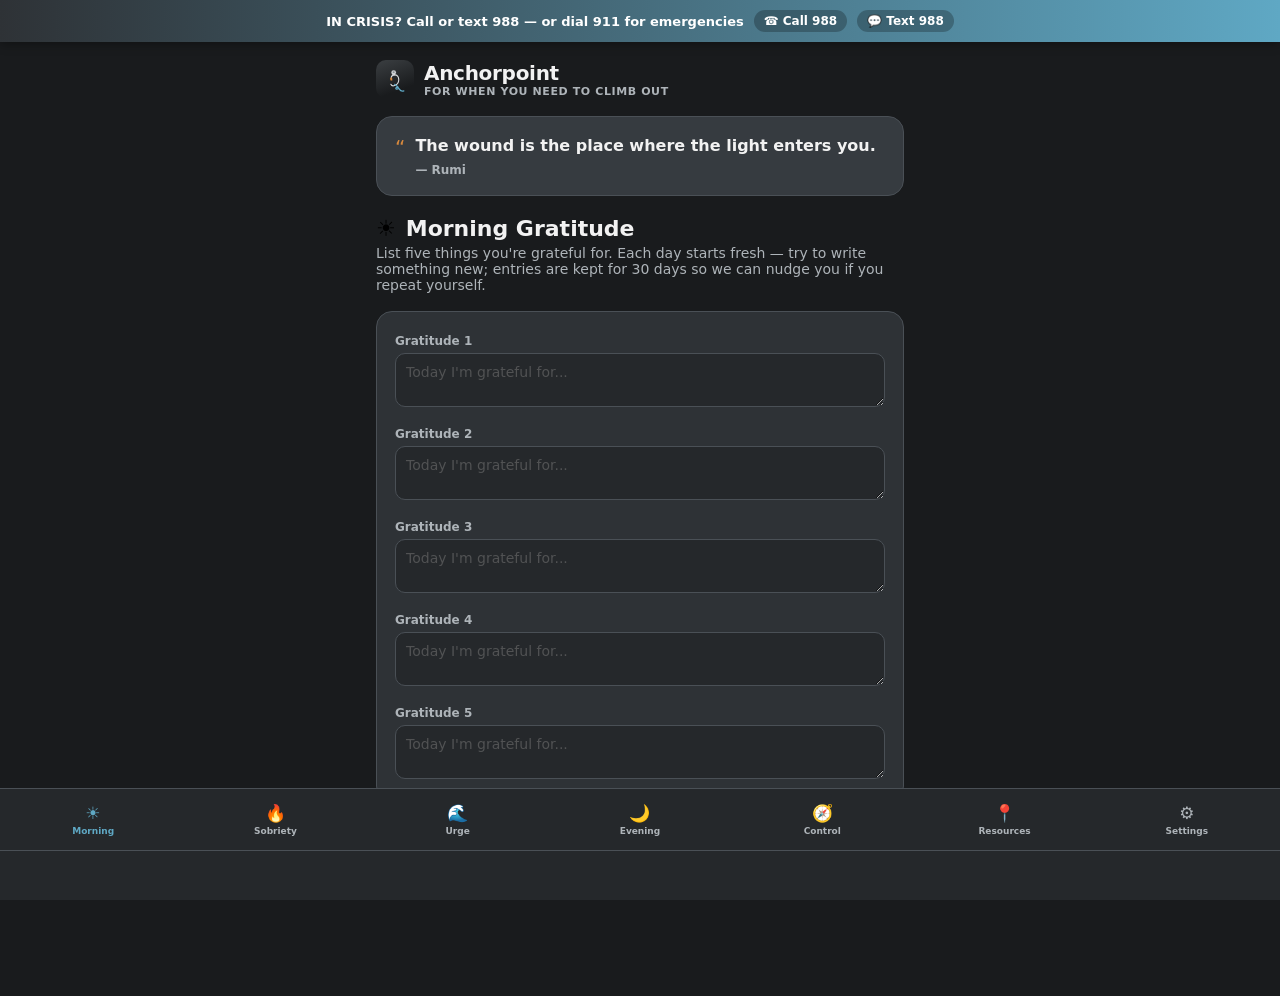
<file: index.html>
<!DOCTYPE html>
<html lang="en">
<head>
<meta charset="UTF-8" />
<meta name="viewport" content="width=device-width, initial-scale=1, viewport-fit=cover" />
<title>Anchorpoint — For When You Need To Climb Out</title>
<meta name="description" content="A free daily companion: gratitude journaling, sobriety tracking, nightly reflection, and local resources." />
<link rel="manifest" href="manifest.json" />
<link rel="icon" type="image/png" sizes="192x192" href="icon-192.png" />
<link rel="icon" type="image/png" sizes="512x512" href="icon-512.png" />
<link rel="apple-touch-icon" sizes="180x180" href="apple-touch-icon.png" />
<link rel="apple-touch-icon" sizes="167x167" href="apple-touch-icon-167.png" />
<link rel="apple-touch-icon" sizes="152x152" href="apple-touch-icon-152.png" />
<meta name="theme-color" content="#191B1D" />
<meta name="apple-mobile-web-app-capable" content="yes" />
<meta name="mobile-web-app-capable" content="yes" />
<meta name="apple-mobile-web-app-status-bar-style" content="black-translucent" />
<meta name="apple-mobile-web-app-title" content="Anchorpoint" />
<!-- AdSense loader: only fetches the real ad script once ADSENSE_CLIENT_ID (set further down)
     is a real ID rather than the XXXX placeholder. Safe to leave in place either way. -->
<script>
(function() {
  // Kept in sync with ADSENSE_CLIENT_ID in the app script below.
  var clientId = "ca-pub-2293731514743936";
  if (clientId.indexOf("XXXX") === -1) {
    var s = document.createElement("script");
    s.async = true;
    s.src = "https://pagead2.googlesyndication.com/pagead/js/adsbygoogle.js?client=" + clientId;
    s.crossOrigin = "anonymous";
    document.head.appendChild(s);
  }
})();
</script>
<meta name="format-detection" content="telephone=no" />
<link rel="stylesheet" href="styles.css" />
</head>
<body>
<div id="root"></div>
<script src="data.js"></script>
<script src="app.js"></script>
</body>
</html>
</file>
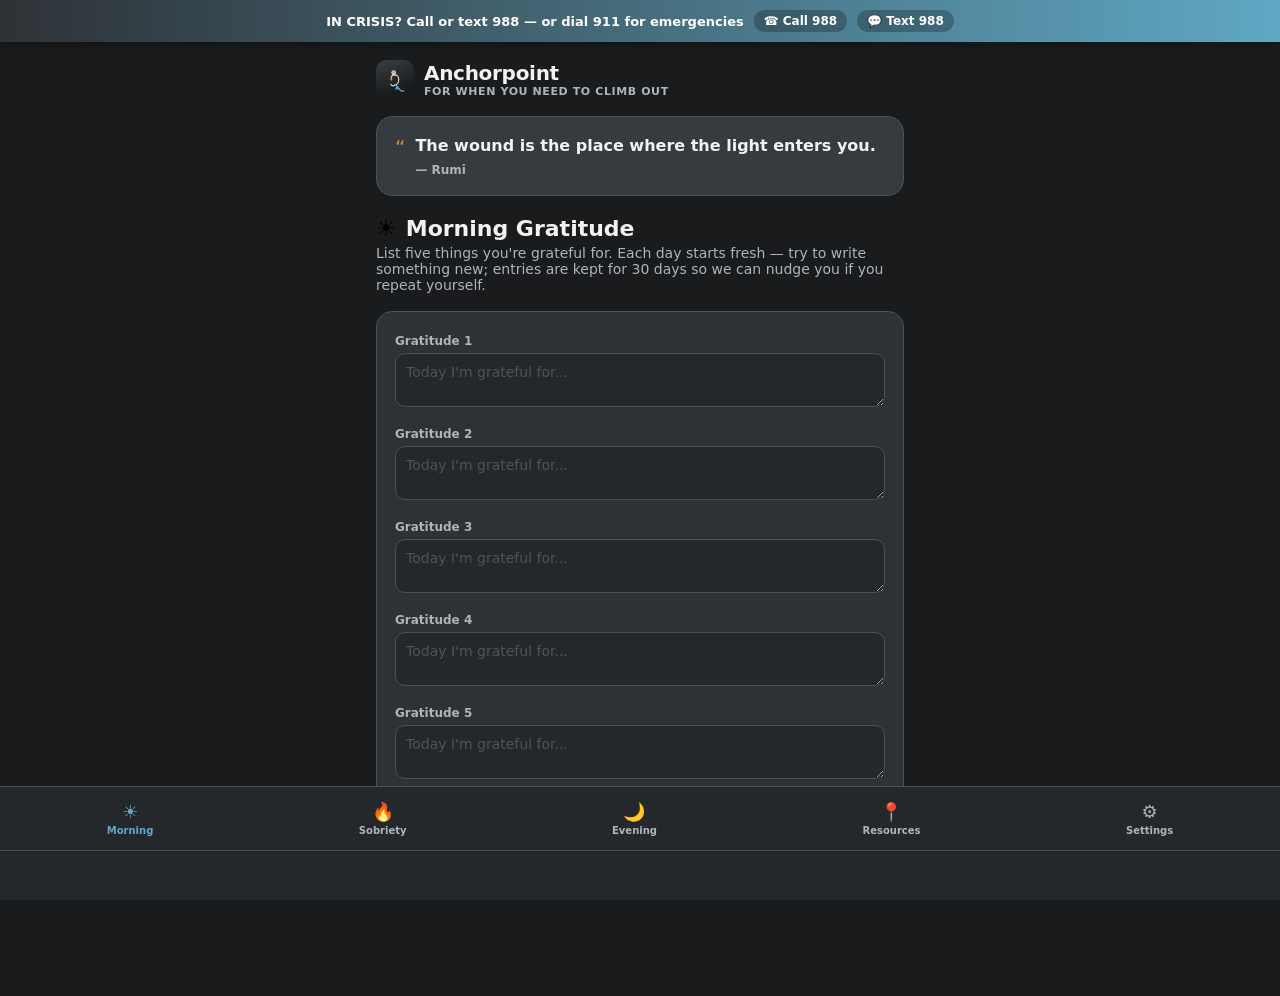
<file: index-4.html>
<!DOCTYPE html>
<html lang="en">
<head>
<meta charset="UTF-8" />
<meta name="viewport" content="width=device-width, initial-scale=1, viewport-fit=cover" />
<title>Anchorpoint — For When You Need To Climb Out</title>
<meta name="description" content="A free daily companion: gratitude journaling, sobriety tracking, nightly reflection, and local resources." />
<link rel="manifest" href="manifest.json" />
<link rel="icon" type="image/png" sizes="192x192" href="icon-192.png" />
<link rel="icon" type="image/png" sizes="512x512" href="icon-512.png" />
<link rel="apple-touch-icon" sizes="180x180" href="apple-touch-icon.png" />
<link rel="apple-touch-icon" sizes="167x167" href="apple-touch-icon-167.png" />
<link rel="apple-touch-icon" sizes="152x152" href="apple-touch-icon-152.png" />
<meta name="theme-color" content="#191B1D" />
<meta name="apple-mobile-web-app-capable" content="yes" />
<meta name="mobile-web-app-capable" content="yes" />
<meta name="apple-mobile-web-app-status-bar-style" content="black-translucent" />
<meta name="apple-mobile-web-app-title" content="Anchorpoint" />
<!-- AdSense loader: only fetches the real ad script once ADSENSE_CLIENT_ID (set further down)
     is a real ID rather than the XXXX placeholder. Safe to leave in place either way. -->
<script>
(function() {
  // Kept in sync with ADSENSE_CLIENT_ID in the app script below.
  var clientId = "ca-pub-2293731514743936";
  if (clientId.indexOf("XXXX") === -1) {
    var s = document.createElement("script");
    s.async = true;
    s.src = "https://pagead2.googlesyndication.com/pagead/js/adsbygoogle.js?client=" + clientId;
    s.crossOrigin = "anonymous";
    document.head.appendChild(s);
  }
})();
</script>
<meta name="format-detection" content="telephone=no" />
<style>
* { box-sizing: border-box; }
html, body { margin: 0; padding: 0; }
body { -webkit-font-smoothing: antialiased; font-family: system-ui, -apple-system, sans-serif; }
input, textarea, button { font: inherit; }
::placeholder { opacity: 0.55; }
a { color: inherit; text-decoration: none; }
button { font-family: inherit; }
#root { min-height: 100vh; }
</style>
</head>
<body>
<div id="root"></div>
<script>
"use strict";

/* ===========================================================
   THEME TOKENS — Vivid / Calming / Modern (no pastels)
=========================================================== */
var THEMES = {
  anchorpoint: {
    name: "Anchorpoint", bg: "#191B1D", bgSoft: "#25282B", card: "#2E3236", cardAlt: "#363B40",
    border: "#4A5056", text: "#F2F2F2", textMuted: "#AEB4B9", primary: "#5FA8C4", primaryText: "#0F1B21",
    secondary: "#8B9096", accent: "#D98A3D", crisisBg: "linear-gradient(90deg,#2E3236,#5FA8C4)",
    crisisText: "#FFFFFF", display: "'Helvetica Neue', system-ui, sans-serif", body: "system-ui, sans-serif"
  },
  vivid: {
    name: "Vivid", bg: "#0B0E14", bgSoft: "#11151F", card: "#161B26", cardAlt: "#1C2230",
    border: "#2A3142", text: "#F5F7FA", textMuted: "#A6AFC0", primary: "#FF3D6E", primaryText: "#FFFFFF",
    secondary: "#00D9C0", accent: "#FFC400", crisisBg: "linear-gradient(90deg,#FF3B30,#FF8A00)",
    crisisText: "#FFFFFF", display: "'Arial Black', system-ui, sans-serif", body: "system-ui, sans-serif"
  },
  calming: {
    name: "Calming", bg: "#0E1B2A", bgSoft: "#122335", card: "#16263A", cardAlt: "#1B2D44",
    border: "#2B435C", text: "#E8F0EE", textMuted: "#9FB6C4", primary: "#3FA796", primaryText: "#06231E",
    secondary: "#6C8EBF", accent: "#C9A227", crisisBg: "linear-gradient(90deg,#1B4332,#2D6A4F)",
    crisisText: "#FFD60A", display: "Georgia, 'Times New Roman', serif", body: "system-ui, sans-serif"
  },
  modern: {
    name: "Modern", bg: "#FAFAFA", bgSoft: "#FFFFFF", card: "#FFFFFF", cardAlt: "#F2F3F5",
    border: "#E3E5E9", text: "#111827", textMuted: "#6B7280", primary: "#2563EB", primaryText: "#FFFFFF",
    secondary: "#111827", accent: "#DC2626", crisisBg: "#111827",
    crisisText: "#FFFFFF", display: "'Helvetica Neue', system-ui, sans-serif", body: "system-ui, sans-serif"
  }
};

/* ===========================================================
   366 NON-REPEATING NIGHTLY JOURNAL TOPICS
=========================================================== */
var TOPIC_BANK = {
  "Recovery": [
    "What does sobriety mean to you today?","Describe one trigger you faced today and how you handled it.",
    "What's one tool from your recovery toolkit you used this week?","Write about a moment today when you chose recovery over an old habit.",
    "What does \"one day at a time\" mean to you right now?","Who in your recovery network can you lean on this week?",
    "What does relapse prevention look like for you today?","Describe a craving you noticed today without acting on it.",
    "What step or principle of your program stood out today?","Write a letter to your future self about staying sober.",
    "What does accountability look like in your life right now?","Describe how your body feels different since getting sober.",
    "What's a recovery milestone you're working toward?","How did you practice honesty with yourself today?",
    "What does surrender mean in your recovery journey?","Write about a meeting, sponsor call, or support conversation you had.",
    "What's one fear about staying sober long-term?","Describe what \"rock bottom\" taught you.",
    "What boundary protected your recovery today?","How do you define a \"good recovery day\"?",
    "What's something about recovery that surprised you?","Write about a time recovery felt hard but you stayed the course.",
    "What does service to others look like for you in recovery?","Describe your relationship with structure and routine.",
    "What's a slogan or saying that keeps you grounded?","How has your definition of fun changed in sobriety?",
    "What does spiritual growth look like for you this week?","Write about a craving you overcame and how.",
    "What does \"progress not perfection\" mean to you today?","Describe a moment you felt proud of your recovery.",
    "What's one thing you're learning about yourself in recovery?","How do you handle boredom without old habits?",
    "What does it mean to forgive yourself in recovery?","Write about your support system and what makes it work.",
    "What's a recovery tool you haven't tried yet but want to?","Describe how your priorities have shifted since getting sober.",
    "What does \"keep it simple\" mean in your daily life?","Write about a time you asked for help in recovery.",
    "What does humility look like for you today?","How do you stay motivated on hard days?",
    "What's something recovery has given you that addiction took away?","Describe a ritual or routine that supports your sobriety.",
    "What does it feel like to trust yourself again?","Write about a moment of gratitude for your sobriety.",
    "What's one thing you'd tell someone just starting recovery?","How do you celebrate small wins in recovery?"
  ],
  "Mental Health": [
    "How would you describe your mood today, and why?","What's one thought pattern you noticed today that wasn't helpful?",
    "Describe a moment of anxiety today and what helped.","What does rest actually look like for you right now?",
    "Write about a feeling you've been avoiding.","What coping skill did you use today?",
    "How does your body feel when you're stressed?","What's something weighing on your mind tonight?",
    "Describe what calm feels like in your body.","What's a thought you want to challenge tonight?",
    "How did you take care of your mental health today?","What does self-compassion sound like in your own voice?",
    "Write about a time you felt truly understood.","What's one thing reflection has taught you lately?",
    "How do you know when you need to slow down?","Describe a moment you felt overwhelmed and what you did next.",
    "What's something you're proud of mentally pushing through today?","Write about your relationship with sleep this week.",
    "What does it feel like when your mind is loud?","How do you talk to yourself when you make a mistake?",
    "What's a worry you can set down for tonight?","Describe a feeling you had today without judging it.",
    "What helps you feel grounded when emotions run high?","Write about a pattern you're trying to change.",
    "What does emotional honesty look like for you?","How did you regulate a strong emotion today?",
    "What's something your mind needed today that it didn't get?","Describe what it feels like to feel safe.",
    "What's a small mental health win from today?","How do you separate your thoughts from facts?",
    "Write about a moment of clarity today.","What does healing feel like lately?",
    "How do you know the difference between rest and avoidance?","What's something you need to grieve or let go of?",
    "Describe how stress shows up in your body.","What's one boundary your mental health needs this week?",
    "How did you show yourself patience today?","What's a thought that kept coming back today?",
    "Write about what peace of mind looks like for you.","How do you recover after a hard emotional moment?",
    "What's something you're learning to sit with instead of fix?","Describe a moment you felt present today.",
    "What does it mean to feel \"enough\" today?","How did your inner critic show up today, and how did you respond?",
    "What's one thing you can do tomorrow for your mental health?","Write about a feeling that surprised you today."
  ],
  "Self-Care": [
    "What's one thing you did today just for you?","Describe your ideal morning routine.",
    "What does your body need more of this week?","Write about a meal that nourished you today.",
    "What's one habit you want to build for your wellbeing?","How did movement show up in your day, big or small?",
    "What's something you need to say no to this week?","Describe a moment of stillness today.",
    "What does \"taking care of yourself\" mean to you right now?","Write about a small comfort that helped today.",
    "What's one thing in your space that needs tidying or care?","How do you recharge after a hard day?",
    "What's a self-care habit you used to skip that you keep now?","Describe how you treated your body today.",
    "What's something you're proud of doing for your health today?","Write about a boundary you set for your own wellbeing.",
    "What does hydration, food, and sleep look like for you today?","What's one thing you'd add to your self-care routine?",
    "How do you know when you need a break?","Describe a moment you chose rest over hustle.",
    "What's something kind you can do for yourself tomorrow?","Write about a hobby or activity that fills your cup.",
    "What does it feel like to slow down on purpose?","How did you protect your energy today?",
    "What's one small luxury you allowed yourself this week?","Describe your relationship with your physical health right now.",
    "What's something you need to forgive your body for?","Write about a self-care practice that didn't work and why.",
    "What does it look like to put yourself first today?","How do you make time for joy in your routine?",
    "What's a sensory experience that calmed you today?","Describe how sunlight or fresh air affected your mood today.",
    "What's one thing your future self will thank you for doing today?","Write about a routine that grounds you.",
    "What does \"enough\" rest look like for your week?","How did you celebrate your body today?",
    "What's a self-care myth you've had to unlearn?","Describe a moment you chose comfort over perfection.",
    "What's one thing you can simplify in your daily routine?","How do you nurture your creativity?",
    "What's a ritual that marks the start or end of your day?","Write about how nature affected your mood this week.",
    "What does balance look like for you right now?","How did you listen to your body's signals today?",
    "What's one act of self-respect you practiced today?","Describe what it means to be gentle with yourself today."
  ],
  "Communication": [
    "Describe a conversation today where you spoke up for yourself.","What's something you need to communicate but haven't yet?",
    "Write about a time you listened more than you spoke today.","How did you handle disagreement today?",
    "What's a boundary you communicated this week?","Describe a moment you chose honesty over avoidance.",
    "What's something you wish you'd said differently today?","How do you ask for help when you need it?",
    "Write about a time you apologized and meant it.","What does active listening look like for you?",
    "Describe a conversation that left you feeling heard.","What's a hard conversation you're avoiding?",
    "How do you express anger in a healthy way?","What's something you need to clarify with someone?",
    "Write about a time you set a boundary and held it.","How do you communicate your needs without guilt?",
    "What's a misunderstanding you cleared up recently?","Describe how you handle feedback or criticism.",
    "What's one thing you appreciate about how someone communicates with you?","How do you stay calm during conflict?",
    "Write about a time silence said more than words.","What's a communication pattern from your past you're trying to change?",
    "How do you check in with someone you care about?","What's something you need to ask for directly?",
    "Describe a time you said no and it felt right.","What does vulnerability in conversation feel like for you?",
    "How do you repair a relationship after a conflict?","Write about a time you advocated for yourself.",
    "What's a word or tone you want to use less often?","How do you know when a conversation needs to happen?",
    "Describe a moment you chose curiosity over judgment.","What's something you need to thank someone for, out loud?",
    "How do you handle being misunderstood?","Write about a conversation you've been rehearsing in your head.",
    "What does respect sound like in conversation?","How do you communicate when you're triggered?",
    "What's a question you wish someone would ask you?","Describe a time you held your tongue and it helped.",
    "How do you give feedback without causing harm?","What's something you need to be more direct about?",
    "Write about how tone affects your conversations.","What's a conversation you're grateful you had?",
    "How do you communicate love or care to others?","What's a pattern of defensiveness you're working on?",
    "Describe a moment you chose connection over being right.","How do you want to be communicated with?"
  ],
  "Relationships": [
    "Write about a relationship that's healing in your life.","What does trust look like with someone close to you right now?",
    "Describe a relationship you're working to repair.","What's something you appreciate about someone in your life today?",
    "How has sobriety changed your relationships?","Write about a friend who shows up for you.",
    "What's a relationship boundary you're proud of holding?","Describe how your relationship with family has shifted.",
    "What's something you need from a relationship right now?","How do you show love to the people you care about?",
    "Write about a relationship you've had to let go of.","What does a healthy relationship look like to you?",
    "Describe a moment of connection you had today.","What's something you're learning about being a partner, parent, or friend?",
    "How do you rebuild trust after it's been broken?","Write about someone who believes in you.",
    "What's a relationship pattern you don't want to repeat?","Describe how you show up for others now versus before.",
    "What's something you need to forgive in a relationship?","How do you balance independence and closeness?",
    "Write about a relationship that challenges you to grow.","What does loyalty mean to you?",
    "Describe a moment someone showed up for you unexpectedly.","What's a relationship you're grateful for tonight?",
    "How do you handle people who aren't supportive of your recovery?","Write about your relationship with your children or family role.",
    "What's something you want to repair with someone this month?","Describe what unconditional support looks like to you.",
    "What's a relationship lesson your journey has taught you?","How do you maintain friendships while protecting your sobriety?",
    "Write about a mentor or role model in your life.","What's something you need to say to someone you've hurt?",
    "Describe a relationship where you feel fully yourself.","What's a way you've grown as a friend or family member?",
    "How do you handle distance in a relationship that matters to you?","Write about a time someone's patience changed you.",
    "What's something you admire about a person close to you?","Describe how your relationship with yourself affects others.",
    "What's a new relationship you'd like to build?","How do you know who deserves your trust?",
    "Write about a relationship that taught you to set boundaries.","What's something you need to release from an old relationship?",
    "Describe a moment of forgiveness, given or received.","What does chosen family mean to you?",
    "How do you show up differently in relationships since getting sober?","Write about a relationship you want to nurture this week."
  ],
  "Looking Back": [
    "What's one thing addiction took from you that you're reclaiming?","Write about a memory you've made peace with.",
    "What's something you've learned from a past mistake?","Describe how far you've come since your hardest days.",
    "What's a lie addiction told you that you no longer believe?","Write about a moment you knew things had to change.",
    "What's something you regret, and what have you done to make amends?","Describe a relationship that's healing since your hardest days.",
    "What's a version of yourself you're grateful you left behind?","Write about the moment you decided to get help.",
    "What's something you're still working to forgive yourself for?","Describe how shame showed up in your past and how you handle it now.",
    "What's a pattern from your past you refuse to repeat?","Write about someone you owe an apology to, and what you'd say.",
    "What's a consequence of addiction that taught you the most?","Describe what hitting your turning point felt like.",
    "What's something you've rebuilt since getting sober?","Write about a fear from your past that no longer controls you.",
    "What's a belief about yourself addiction created that you're unlearning?","Describe how your definition of strength has changed.",
    "What's something you've had to grieve from your past?","Write about a moment of denial you can now see clearly.",
    "What's a wound from your past you're actively healing?","Describe how you've made peace with time you feel you lost.",
    "What's something you're proud you survived?","Write about a person you've forgiven from your past.",
    "What's a habit from your past life you've replaced with something healthier?","Describe what accountability has looked like in repairing the past.",
    "What's something your past self needed to hear?","Write a letter of compassion to who you were a year ago.",
    "What's a memory that used to bring shame that now brings perspective?","Describe how your story has shaped your recovery journey.",
    "What's something you've stopped blaming yourself for?","Write about how you've changed the story you tell about your past.",
    "What's a relationship from your past that taught you who not to be?","Describe a moment you chose growth over guilt.",
    "What's something you needed during your hardest days that you can give yourself now?","Write about how your past has shaped your purpose today.",
    "What's a wall you've broken down since your hardest season?","Describe what closure looks like for a chapter of your past.",
    "What's something you're finally ready to let go of?","Write about the difference between who you were and who you are.",
    "What's a painful memory that's lost its power over you?","Describe how you honor your past without living in it.",
    "What's something your story can offer someone still struggling?","Write about the courage it took to get to today."
  ],
  "Positive Memories": [
    "Describe a memory that always makes you smile.","Write about a moment you felt completely free.",
    "What's a memory with family that you cherish?","Describe a moment you felt proud of yourself.",
    "What's a happy memory from childhood you'd like to revisit?","Write about a trip or place that brought you peace.",
    "What's a memory of laughter you haven't thought about in a while?","Describe a moment someone made you feel truly loved.",
    "What's a memory from early sobriety you're grateful for?","Write about a small moment of joy from this past year.",
    "What's a memory that reminds you who you really are?","Describe a celebration or milestone you'll never forget.",
    "What's a memory with a grandparent, parent, or mentor that shaped you?","Write about a time you felt completely at peace.",
    "What's a memory of accomplishment outside of recovery?","Describe a moment of connection with nature you remember fondly.",
    "What's a memory that reminds you of your strength?","Write about a song, smell, or place that brings back good memories.",
    "What's a memory with your kids or grandkids you treasure?","Describe a time a stranger's kindness stuck with you.",
    "What's a memory of overcoming something hard?","Write about a favorite holiday or tradition memory.",
    "What's a memory that still makes you laugh out loud?","Describe a moment you felt unconditionally accepted.",
    "What's a memory from a hobby or passion that lights you up?","Write about a pet or animal that brought you joy.",
    "What's a memory of feeling safe and at home?","Describe a moment you felt brave.",
    "What's a memory of a friendship that shaped who you are?","Write about your favorite memory from this past month.",
    "What's a memory of a meal shared with people you love?","Describe a moment you felt limitless possibility.",
    "What's a memory tied to music that still moves you?","Write about a moment you felt deeply grateful.",
    "What's your favorite memory of a sibling or sibling figure?","Describe a memory of being outdoors that grounded you.",
    "What's a memory that taught you something about love?","Write about a time you surprised yourself in a good way.",
    "What's your favorite memory from before things got hard?","Describe a moment of pure contentment.",
    "What's a memory that reminds you life is worth living?","Write about a teacher, coach, or mentor's words that stuck with you.",
    "What's a memory of helping someone that felt good?","Describe a moment you felt hope for the first time in a while.",
    "What's a favorite memory you've made since getting sober?","Write about a memory you want to create more of."
  ],
  "Goals": [
    "What's one goal you're working toward this month?","Write about a habit you want to build this year.",
    "What does success look like for you six months from now?","Describe a goal that scares you a little, in a good way.",
    "What's one small step you can take tomorrow toward a bigger goal?","Write about a skill you want to learn in recovery.",
    "What's a financial goal you're working toward?","Describe what your ideal day looks like a year from now.",
    "What's one relationship goal you have?","Write about a career or work goal you're pursuing.",
    "What's a health goal you want to commit to?","Describe a goal you've already accomplished in recovery.",
    "What's something you want to learn more about?","Write about a goal you've had to adjust and why.",
    "What's a creative project you want to start or finish?","Describe what \"thriving\" looks like for you, not just surviving.",
    "What's a goal you've been putting off?","Write about a goal that would make your future self proud.",
    "What's one thing you want to accomplish before the year ends?","Describe a goal related to your family or home life.",
    "What's a goal you have for your mental health?","Write about a dream you haven't given up on.",
    "What's one habit you want to break this year?","Describe a goal that connects to helping others.",
    "What's something you want to be known for?","Write about a goal tied to your education or training.",
    "What's one thing standing between you and a goal, and how will you move past it?","Describe a five-year vision for your life.",
    "What's a goal you can celebrate progress on this week?","Write about a goal related to your sobriety milestones.",
    "What's something you want to give yourself permission to want?","Describe a goal you're working on with someone else's support.",
    "What's one fear holding you back from a goal?","Write about a goal you set just for yourself, no one else.",
    "What's a goal related to your living situation or home?","Describe what \"enough\" looks like for your goals, avoiding burnout.",
    "What's a goal you want to revisit and recommit to?","Write about how your goals have changed since getting sober.",
    "What's one thing you can do this week to move closer to a goal?","Describe a goal that reflects your values, not just achievement.",
    "What's a travel or adventure goal you have?","Write about a goal you want to accomplish with your family.",
    "What's something you're building toward that excites you?","Describe the version of yourself your goals are leading you to become.",
    "What's one goal you're proud to be chasing, even if it's hard?","Write about what you want this next chapter of your life to look like."
  ]
};

function buildTopicDeck() {
  var all = [];
  Object.keys(TOPIC_BANK).forEach(function(cat) {
    TOPIC_BANK[cat].forEach(function(t) { all.push({ category: cat, text: t }); });
  });
  var seed = 19840613;
  function rand() {
    seed = (seed + 0x6d2b79f5) | 0;
    var t = Math.imul(seed ^ (seed >>> 15), 1 | seed);
    t = (t + Math.imul(t ^ (t >>> 7), 61 | t)) ^ t;
    return ((t ^ (t >>> 14)) >>> 0) / 4294967296;
  }
  for (var i = all.length - 1; i > 0; i--) {
    var j = Math.floor(rand() * (i + 1));
    var tmp = all[i]; all[i] = all[j]; all[j] = tmp;
  }
  return all.slice(0, 366);
}
var TOPIC_DECK = buildTopicDeck();

function dayOfYear(d) {
  var start = new Date(d.getFullYear(), 0, 0);
  return Math.floor((d - start) / 86400000);
}
function dateKey(d) {
  var y = d.getFullYear();
  var m = String(d.getMonth() + 1).padStart(2, "0");
  var day = String(d.getDate()).padStart(2, "0");
  return y + "-" + m + "-" + day;
}

var QUOTES = [
  ["One day at a time.", "Alcoholics Anonymous saying"],
  ["This too shall pass.", "Persian proverb"],
  ["Progress, not perfection.", "Recovery community saying"],
  ["The journey of a thousand miles begins with a single step.", "Lao Tzu"],
  ["Fall seven times, stand up eight.", "Japanese proverb"],
  ["Out of difficulties grow miracles.", "Jean de La Bruyere"],
  ["What lies behind us and before us are small matters compared to what lies within us.", "Ralph Waldo Emerson"],
  ["Turn your wounds into wisdom.", "Oprah Winfrey"],
  ["You are not your mistakes.", "Recovery community saying"],
  ["Rock bottom became the solid foundation on which I rebuilt my life.", "J.K. Rowling"],
  ["Courage doesn't always roar.", "Mary Anne Radmacher"],
  ["The cave you fear to enter holds the treasure you seek.", "Joseph Campbell"],
  ["Healing takes time, and asking for help is a courageous step.", "Mariska Hargitay"],
  ["You don't have to see the whole staircase, just take the first step.", "Martin Luther King Jr."],
  ["Every storm runs out of rain.", "Maya Angelou"],
  ["What we plant in the soil of contemplation, we shall reap in the harvest of action.", "Meister Eckhart"],
  ["You are stronger than you think.", "Recovery community saying"],
  ["Be patient with yourself. Self-growth is tender; it's holy ground.", "Stephen Covey"],
  ["The only way out is through.", "Robert Frost"],
  ["Hope is the thing with feathers.", "Emily Dickinson"],
  ["It does not matter how slowly you go as long as you do not stop.", "Confucius"],
  ["Just keep going. Everybody gets better if they keep at it.", "Ted Lasso (Apple TV)"],
  ["A smooth sea never made a skilled sailor.", "Franklin D. Roosevelt"],
  ["Not all storms come to disrupt your life, some come to clear your path.", "Recovery community saying"],
  ["Recovery is not a race. You don't have to feel guilty if it takes you longer than you thought it would.", "Recovery community saying"],
  ["Nothing changes if nothing changes.", "Recovery community saying"],
  ["Keep your face always toward the sunshine, and shadows will fall behind you.", "Walt Whitman"],
  ["Difficult roads often lead to beautiful destinations.", "Zig Ziglar"],
  ["You are allowed to be both a masterpiece and a work in progress.", "Sophia Bush"],
  ["The strongest people are not those who show strength in front of us, but those who win battles we know nothing about.", "Recovery community saying"],
  ["With the new day comes new strength and new thoughts.", "Eleanor Roosevelt"],
  ["Sobriety doesn't mean the end. It means the beginning of a new life.", "Recovery community saying"],
  ["I am not what happened to me, I am what I choose to become.", "Carl Jung"],
  ["The struggle you're in today is developing the strength you need for tomorrow.", "Robert Tew"],
  ["Sometimes the smallest step in the right direction ends up being the biggest step of your life.", "Naeem Callaway"],
  ["It always seems impossible until it's done.", "Nelson Mandela"],
  ["You have power over your mind, not outside events.", "Marcus Aurelius"],
  ["Growth is painful. Change is painful. But nothing is as painful as staying stuck somewhere you don't belong.", "Mandy Hale"],
  ["The wound is the place where the light enters you.", "Rumi"],
  ["Trust the timing of your life.", "Recovery community saying"],
  ["Every day is a second chance.", "Recovery community saying"],
  ["Be gentle with yourself, you're doing the best you can.", "Recovery community saying"],
  ["Surrender to win.", "Alcoholics Anonymous saying"],
  ["Let go or be dragged.", "Zen proverb"],
  ["You can't go back and change the beginning, but you can start where you are and change the ending.", "C.S. Lewis"],
  ["The comeback is always stronger than the setback.", "Recovery community saying"],
  ["What you survived was not weakness, it was the proof you can endure.", "Recovery community saying"],
  ["Action is the foundational key to all success.", "Pablo Picasso"],
  ["The best way out is always through.", "Robert Frost"],
  ["You are someone's reason to keep going.", "Recovery community saying"]
];

var RESOURCE_CATEGORIES = [
  { key: "crisis", label: "Crisis Support", desc: "988 Suicide & Crisis Lifeline, Crisis Text Line", url: function(z) { return "https://988lifeline.org"; }, always: true },
  { key: "aa_inperson", label: "AA Meetings \u2014 In Person", desc: "Find nearby Alcoholics Anonymous meetings on the map", url: function(z) { return "https://www.google.com/maps/search/?api=1&query=" + encodeURIComponent("AA meetings near " + z); } },
  { key: "mh", label: "Mental Health Providers", desc: "Find counselors & mental health treatment", url: function(z) { return "https://findtreatment.gov/locator?sAddr=" + z; } },
  { key: "sud", label: "Addiction / Substance Use Treatment", desc: "Rehab, detox, MAT providers", url: function(z) { return "https://findtreatment.gov/locator?sAddr=" + z; } },
  { key: "iop", label: "IOP / PHP / Outpatient Services", desc: "Intensive outpatient & outpatient programs \u2014 use filters on the site to narrow to outpatient", url: function(z) { return "https://findtreatment.gov/locator?sAddr=" + z; } },
  { key: "sober", label: "Sober Living", desc: "Oxford House recovery residences \u2014 search by zip once there", url: function(z) { return "https://www.oxfordvacancies.com/"; }, always: true },
  { key: "medicaid", label: "Medicaid & Insurance", desc: "Apply or check coverage by state", url: function(z) { return "https://www.medicaid.gov/state-overviews/index.html"; }, always: true },
  { key: "homeless", label: "Homelessness / Shelters", desc: "HUD's shelter, health, and clothing locator \u2014 enter your location once there", url: function(z) { return "https://www.hud.gov/findshelter"; }, always: true },
  { key: "211", label: "211 Community Help Line", desc: "Finds your local 211 office (211 is region-by-region, not one national site)", url: function(z) { return "https://www.211.org/about-us/your-local-211"; }, always: true },
  { key: "food", label: "Food Pantries / Soup Kitchens", desc: "Find a food bank \u2014 enter your zip once there", url: function(z) { return "https://www.feedingamerica.org/find-your-local-foodbank"; }, always: true },
  { key: "transport", label: "Transportation Assistance", desc: "Local rides, bus passes, gas help \u2014 via your local 211", url: function(z) { return "https://www.211.org/about-us/your-local-211"; }, always: true },
  { key: "clothing", label: "Clothing Assistance", desc: "Free or low-cost clothing \u2014 via your local 211", url: function(z) { return "https://www.211.org/about-us/your-local-211"; }, always: true },
  { key: "jobs", label: "Jobs (Temp & Long-Term)", desc: "Local job openings", url: function(z) { return "https://www.careeronestop.org/JobSearch/job-search.aspx?location=" + z; } },
  { key: "training", label: "Job Training & Centers", desc: "American Job Centers near you", url: function(z) { return "https://www.careeronestop.org/LocalHelp/AmericanJobCenters/find-american-job-centers.aspx?location=" + z; } },
  { key: "education", label: "Education / GED", desc: "Adult education & GED programs", url: function(z) { return "https://www.careeronestop.org/LocalHelp/EducationTraining/find-ged-classes.aspx?location=" + z; } },
  { key: "health", label: "Health Providers / Clinics", desc: "Low-cost & community health centers", url: function(z) { return "https://findahealthcenter.hrsa.gov/?zip=" + z + "&radius=25&incrementalsearch=true"; } }
];

/* ===========================================================
   localStorage persistence
=========================================================== */
function readLS(key, fallback) {
  try {
    var raw = localStorage.getItem(key);
    return raw !== null ? JSON.parse(raw) : fallback;
  } catch (e) { return fallback; }
}
function writeLS(key, value) {
  try { localStorage.setItem(key, JSON.stringify(value)); } catch (e) {}
}
function removeLS(key) {
  try { localStorage.removeItem(key); } catch (e) {}
}
function listLS(prefix) {
  var keys = [];
  for (var i = 0; i < localStorage.length; i++) {
    var k = localStorage.key(i);
    if (k && k.indexOf(prefix) === 0) keys.push(k);
  }
  return keys;
}

/* ===========================================================
   DOM helpers
=========================================================== */
function el(tag, attrs, children) {
  var e = document.createElement(tag);
  attrs = attrs || {};
  Object.keys(attrs).forEach(function(k) {
    if (k === "style" && typeof attrs[k] === "object") {
      Object.assign(e.style, attrs[k]);
    } else if (k.indexOf("on") === 0 && typeof attrs[k] === "function") {
      e.addEventListener(k.slice(2).toLowerCase(), attrs[k]);
    } else if (k === "html") {
      e.innerHTML = attrs[k];
    } else {
      e.setAttribute(k, attrs[k]);
    }
  });
  (children || []).forEach(function(c) {
    if (c === null || c === undefined) return;
    if (typeof c === "string") e.appendChild(document.createTextNode(c));
    else e.appendChild(c);
  });
  return e;
}

/* ===========================================================
   STATE
=========================================================== */
var state = {
  theme: readLS("settings:theme", "anchorpoint"),
  tab: "gratitude"
};
function theme() { return THEMES[state.theme] || THEMES.anchorpoint; }

/* ===========================================================
   RENDER ROOT
=========================================================== */
var root = document.getElementById("root");

function render() {
  var t = theme();
  document.body.style.background = t.bg;
  root.innerHTML = "";

  var wrap = el("div", { style: { minHeight: "100vh", background: t.bg, fontFamily: t.body, paddingBottom: "calc(140px + env(safe-area-inset-bottom, 0px))" } });
  var banner = crisisBanner(t);
  wrap.appendChild(banner);
  var spacer = el("div");
  wrap.appendChild(spacer);

  var container = el("div", { style: { maxWidth: "560px", margin: "0 auto", padding: "18px 16px 0" } });

  // header
  var logoMark = el("div", {
    style: { width: "38px", height: "38px", borderRadius: "10px", background: "linear-gradient(160deg,#3B3F42,#191B1D 75%)", display: "flex", alignItems: "center", justifyContent: "center", flexShrink: "0", overflow: "hidden" }
  });
  logoMark.innerHTML = '<svg width="26" height="26" viewBox="0 0 512 512" fill="none" xmlns="http://www.w3.org/2000/svg">'
    + '<circle cx="230" cy="130" r="46" fill="#D5D8DA" stroke="#8B9096" stroke-width="3"/>'
    + '<circle cx="230" cy="122" r="20" fill="#9AA0A5" stroke="#6B7075" stroke-width="2"/>'
    + '<circle cx="230" cy="122" r="7" fill="#6B7075"/>'
    + '<ellipse cx="230" cy="168" rx="20" ry="14" fill="none" stroke="#D5D8DA" stroke-width="14"/>'
    + '<path d="M240 174C300 170,330 210,330 265C330 320,300 365,250 385C210 400,185 385,175 360" fill="none" stroke="#D5D8DA" stroke-width="22" stroke-linecap="round"/>'
    + '<path d="M240 174C200 178,180 210,180 250" fill="none" stroke="#D5D8DA" stroke-width="22" stroke-linecap="round"/>'
    + '<rect x="163" y="228" width="38" height="58" rx="10" fill="#D98A3D" stroke="#7A4718" stroke-width="2" transform="rotate(-6 182 257)"/>'
    + '<path d="M250 360C260 385,300 390,315 415C330 440,310 460,285 455C265 451,268 425,290 420C310 416,330 435,345 460C360 485,400 500,430 490" fill="none" stroke="#5FA8C4" stroke-width="24" stroke-linecap="round" stroke-linejoin="round"/>'
    + '</svg>';
  var header = el("div", { style: { display: "flex", alignItems: "center", gap: "10px", marginBottom: "18px" } }, [
    logoMark,
    el("div", {}, [
      el("div", { style: { fontFamily: t.display, fontWeight: "900", fontSize: "20px", color: t.text, letterSpacing: "-0.3px" } }, ["Anchorpoint"]),
      el("div", { style: { fontSize: "11px", color: t.textMuted, fontWeight: "700", letterSpacing: "0.6px", textTransform: "uppercase" } }, ["For When You Need To Climb Out"])
    ])
  ]);
  container.appendChild(header);

  if (state.tab === "gratitude") container.appendChild(quoteCard(t));

  var tabRenderers = {
    gratitude: renderGratitudeTab,
    sobriety: renderSobrietyTab,
    journal: renderJournalTab,
    resources: renderResourcesTab,
    settings: renderSettingsTab
  };
  container.appendChild(tabRenderers[state.tab](t));

  wrap.appendChild(container);
  wrap.appendChild(bottomBar(t));
  root.appendChild(wrap);

  // Match the spacer to the crisis banner's true rendered height (it wraps
  // to different heights depending on screen width, text size, and notch
  // safe-area inset) so content never sits underneath it.
  spacer.style.height = banner.offsetHeight + "px";
}
window.addEventListener("resize", function() {
  var b = document.querySelector('[data-crisis-banner="1"]');
  if (b && b.nextSibling) b.nextSibling.style.height = b.offsetHeight + "px";
});

/* ===========================================================
   SHARED UI PIECES
=========================================================== */
function card(t, children, extraStyle) {
  var style = { background: t.card, border: "1px solid " + t.border, borderRadius: "16px", padding: "18px" };
  Object.assign(style, extraStyle || {});
  return el("div", { style: style }, children);
}
function sectionLabel(t, text) {
  return el("div", { style: { fontFamily: t.display, fontWeight: "800", fontSize: "13px", letterSpacing: "1.2px", textTransform: "uppercase", color: t.textMuted, marginBottom: "10px" } }, [text]);
}
function primaryButton(t, text, onClick) {
  return el("button", {
    onclick: onClick,
    style: { background: t.primary, color: t.primaryText, border: "none", borderRadius: "12px", padding: "12px 18px", fontWeight: "700", fontSize: "14px", cursor: "pointer" }
  }, [text]);
}
function crisisBanner(t) {
  return el("div", {
    "data-crisis-banner": "1",
    style: {
      position: "fixed", top: "0", left: "0", right: "0", zIndex: "1000", background: t.crisisBg, color: t.crisisText,
      padding: "calc(10px + env(safe-area-inset-top, 0px)) 14px 10px", display: "flex", alignItems: "center", justifyContent: "center", gap: "10px", flexWrap: "wrap",
      textAlign: "center", boxShadow: "0 2px 10px rgba(0,0,0,0.35)"
    }
  }, [
    el("span", { style: { fontWeight: "900", fontSize: "13px" } }, ["IN CRISIS? Call or text 988 \u2014 or dial 911 for emergencies"]),
    el("a", { href: "tel:988", style: { display: "inline-flex", alignItems: "center", gap: "4px", background: "rgba(0,0,0,0.25)", color: t.crisisText, padding: "4px 10px", borderRadius: "999px", fontWeight: "800", fontSize: "12px" } }, ["\u260E Call 988"]),
    el("a", { href: "sms:988", style: { display: "inline-flex", alignItems: "center", gap: "4px", background: "rgba(0,0,0,0.25)", color: t.crisisText, padding: "4px 10px", borderRadius: "999px", fontWeight: "800", fontSize: "12px" } }, ["\uD83D\uDCAC Text 988"])
  ]);
}
function quoteCard(t) {
  var doy = dayOfYear(new Date()) % QUOTES.length;
  var q = QUOTES[doy];
  return card(t, [
    el("div", { style: { display: "flex", gap: "10px" } }, [
      el("span", { style: { fontSize: "20px", color: t.accent, flexShrink: "0" } }, ["\u201C"]),
      el("div", {}, [
        el("div", { style: { fontFamily: t.display, fontSize: "16px", color: t.text, fontWeight: "700", lineHeight: "1.4" } }, [q[0]]),
        el("div", { style: { fontSize: "12px", color: t.textMuted, marginTop: "6px", fontWeight: "600" } }, ["\u2014 " + q[1]])
      ])
    ])
  ], { background: t.cardAlt, marginBottom: "20px" });
}

var TABS = [
  { key: "gratitude", label: "Morning", icon: "\u2600\uFE0F" },
  { key: "sobriety", label: "Sobriety", icon: "\uD83D\uDD25" },
  { key: "journal", label: "Evening", icon: "\uD83C\uDF19" },
  { key: "resources", label: "Resources", icon: "\uD83D\uDCCD" },
  { key: "settings", label: "Settings", icon: "\u2699\uFE0F" }
];

/* ===========================================================
   AD BANNER — FIXED VERSION
   The ad slot is created ONCE and lives outside the part of the
   page that gets rebuilt on every tab switch. Previously a fresh
   <ins class="adsbygoogle"> was created and pushed to AdSense on
   every single render() call (i.e. every tab tap), while the old
   one was simultaneously destroyed via root.innerHTML = "". That
   race — destroying an ad node mid-load while re-invoking
   adsbygoogle.push() — is what was crashing the page (black
   screen, dropped back to Chrome). Now the ad container is
   appended directly to document.body once, is never removed, and
   is only ever filled a single time.
=========================================================== */
var ADSENSE_CLIENT_ID = "ca-pub-2293731514743936";
var AD_SLOT_ID = "8627879721";
var ADS_CONFIGURED = ADSENSE_CLIENT_ID.indexOf("XXXX") === -1 && AD_SLOT_ID.indexOf("XXXX") === -1;
var AD_BAR_HEIGHT = 50;

var adContainerEl = null;
var adInitialized = false;

function ensureAdContainer(t) {
  if (!adContainerEl) {
    adContainerEl = el("div", {
      style: {
        position: "fixed", left: "0", right: "0", bottom: "0", zIndex: "899",
        display: "flex", alignItems: "center", justifyContent: "center",
        height: AD_BAR_HEIGHT + "px", overflow: "hidden"
      }
    });
    document.body.appendChild(adContainerEl);
  }

  // Safe to update every render — this only touches the container's own
  // style, it never removes/recreates the ad node inside it.
  adContainerEl.style.background = t.bgSoft;
  adContainerEl.style.borderTop = "1px solid " + t.border;

  if (adInitialized) return;
  adInitialized = true;

  if (ADS_CONFIGURED) {
    var ins = el("ins", {
      "class": "adsbygoogle",
      style: { display: "inline-block", width: "320px", height: AD_BAR_HEIGHT + "px" },
      "data-ad-client": ADSENSE_CLIENT_ID,
      "data-ad-slot": AD_SLOT_ID
    });
    adContainerEl.appendChild(ins);
    try {
      (window.adsbygoogle = window.adsbygoogle || []).push({});
    } catch (e) {
      console.warn("AdSense push failed:", e);
    }
  } else {
    adContainerEl.appendChild(el("div", {
      style: { fontSize: "11px", color: t.textMuted, fontWeight: "600", letterSpacing: "0.3px" }
    }, ["Ad space \u2014 connect AdSense account to activate"]));
  }
}

function bottomBar(t) {
  ensureAdContainer(t);
  var wrap = el("div", { style: { position: "fixed", bottom: AD_BAR_HEIGHT + "px", left: "0", right: "0", zIndex: "900" } });
  wrap.appendChild(bottomNav(t));
  return wrap;
}

function bottomNav(t) {
  var nav = el("div", {
    style: { background: t.bgSoft, borderTop: "1px solid " + t.border, display: "flex", justifyContent: "space-around", padding: "8px 4px calc(8px + env(safe-area-inset-bottom, 0px))" }
  });
  TABS.forEach(function(tb) {
    var active = state.tab === tb.key;
    var btn = el("button", {
      onclick: function() { state.tab = tb.key; render(); },
      style: { background: "none", border: "none", display: "flex", flexDirection: "column", alignItems: "center", gap: "3px", padding: "6px 10px", cursor: "pointer", color: active ? t.primary : t.textMuted }
    }, [
      el("span", { style: { fontSize: "18px" } }, [tb.icon]),
      el("span", { style: { fontSize: "10px", fontWeight: "700" } }, [tb.label])
    ]);
    nav.appendChild(btn);
  });
  return nav;
}

/* ===========================================================
   GRATITUDE TAB
=========================================================== */
function renderGratitudeTab(t) {
  var today = new Date();
  var key = "gratitude:" + dateKey(today);
  var entries = readLS(key, ["", "", "", "", ""]);

  var wrap = el("div");
  wrap.appendChild(el("div", { style: { display: "flex", alignItems: "center", gap: "10px", marginBottom: "4px" } }, [
    el("span", { style: { fontSize: "22px" } }, ["\u2600\uFE0F"]),
    el("h2", { style: { fontFamily: t.display, fontSize: "22px", margin: "0", color: t.text } }, ["Morning Gratitude"])
  ]));
  wrap.appendChild(el("p", { style: { color: t.textMuted, fontSize: "14px", marginTop: "4px", marginBottom: "18px" } },
    ["List five things you're grateful for. Each day starts fresh \u2014 try to write something new; entries are kept for 30 days so we can nudge you if you repeat yourself."]));

  // Prune anything older than 30 days so storage doesn't grow forever
  // and old entries drop out of the duplicate check automatically.
  var THIRTY_DAYS_MS = 30 * 24 * 60 * 60 * 1000;
  var cutoff = new Date(today.getTime() - THIRTY_DAYS_MS);
  var cutoffKey = dateKey(cutoff);
  var allGratitudeKeys = listLS("gratitude:").filter(function(k) { return k !== key; });
  allGratitudeKeys.forEach(function(k) {
    var d = k.replace("gratitude:", "");
    if (d < cutoffKey) removeLS(k);
  });

  var pastKeys = allGratitudeKeys.filter(function(k) { return k.replace("gratitude:", "") >= cutoffKey; }).sort();
  var pastSet = {};
  pastKeys.forEach(function(k) {
    var items = readLS(k, []);
    items.forEach(function(txt) { if (txt && txt.trim()) pastSet[txt.trim().toLowerCase()] = true; });
  });
  var repeat = entries.find(function(e) { return e.trim() && pastSet[e.trim().toLowerCase()]; });
  if (repeat) {
    wrap.appendChild(el("div", { style: { background: t.cardAlt, border: "1px dashed " + t.secondary, borderRadius: "12px", padding: "12px", marginBottom: "16px", fontSize: "13px", color: t.text } },
      ["\u2728 You've written something similar to \"" + repeat + "\" in the last 30 days \u2014 see if you can find a new detail today."]));
  }

  var inputs = [];
  var cardBody = [];
  entries.forEach(function(val, i) {
    var ta = el("textarea", {
      rows: "2", placeholder: "Today I'm grateful for...",
      style: { width: "100%", marginTop: "4px", background: t.bgSoft, color: t.text, border: "1px solid " + t.border, borderRadius: "10px", padding: "10px", fontSize: "14px", resize: "vertical", boxSizing: "border-box" }
    });
    ta.value = val;
    inputs.push(ta);
    cardBody.push(el("div", { style: { marginBottom: i < 4 ? "12px" : "0" } }, [
      el("label", { style: { fontSize: "12px", color: t.textMuted, fontWeight: "700" } }, ["Gratitude " + (i + 1)]),
      ta
    ]));
  });
  wrap.appendChild(card(t, cardBody));

  var flashSpan = el("span", { style: { color: t.secondary, fontWeight: "700", fontSize: "13px", display: "none" } }, ["\u2713 Saved"]);
  var saveRow = el("div", { style: { marginTop: "14px", display: "flex", alignItems: "center", gap: "12px" } }, [
    primaryButton(t, "Save today's gratitude", function() {
      var next = inputs.map(function(i) { return i.value; });
      writeLS(key, next);
      flashSpan.style.display = "inline";
      setTimeout(function() { flashSpan.style.display = "none"; }, 1800);
    }),
    flashSpan
  ]);
  wrap.appendChild(saveRow);

  if (pastKeys.length > 0) {
    wrap.appendChild(el("div", { style: { marginTop: "26px" } }, [sectionLabel(t, "Past entries")]));
    var displayKeys = pastKeys.slice().reverse().slice(0, 10);
    displayKeys.forEach(function(k) {
      var items = readLS(k, []).filter(Boolean);
      var lines = items.map(function(txt) { return el("div", { style: { fontSize: "13px", color: t.text, marginBottom: "2px" } }, ["\u2022 " + txt]); });
      wrap.appendChild(card(t, [
        el("div", { style: { fontWeight: "800", fontSize: "13px", color: t.secondary, marginBottom: "6px" } }, [k.replace("gratitude:", "")])
      ].concat(lines), { marginBottom: "10px" }));
    });
    if (pastKeys.length > displayKeys.length) {
      wrap.appendChild(el("div", { style: { fontSize: "12px", color: t.textMuted, marginTop: "4px" } },
        ["Showing your 10 most recent days. Entries are kept for 30 days total for the duplicate check above, then cleared automatically."]));
    }
  }

  return wrap;
}

/* ===========================================================
   SOBRIETY TAB
=========================================================== */
function durationSince(dateStr) {
  if (!dateStr) return null;
  var start = new Date(dateStr + "T00:00:00");
  if (isNaN(start.getTime())) return null;
  var now = new Date();
  var ms = now - start;
  if (ms < 0) return { invalid: true };
  var totalDays = Math.floor(ms / 86400000);
  var years = now.getFullYear() - start.getFullYear();
  var months = now.getMonth() - start.getMonth();
  var days = now.getDate() - start.getDate();
  if (days < 0) { months -= 1; days += new Date(now.getFullYear(), now.getMonth(), 0).getDate(); }
  if (months < 0) { years -= 1; months += 12; }
  return { years: years, months: months, days: days, totalDays: totalDays };
}
var MILESTONES = [
  { label: "1 Day", days: 1 },
  { label: "7 Days", days: 7 },
  { label: "30 Days", days: 30 },
  { label: "60 Days", days: 60 },
  { label: "90 Days", days: 90 },
  { label: "180 Days", days: 180 },
  { label: "1 Year", days: 365 }
];
function renderSobrietyTab(t) {
  var data = readLS("sobriety:tracker", [
    { name: "Alcohol", since: "" }, { name: "Substance 2", since: "" }, { name: "Substance 3", since: "" },
    { name: "Substance 4", since: "" }, { name: "Substance 5", since: "" }
  ]);
  var wrap = el("div");
  wrap.appendChild(el("div", { style: { display: "flex", alignItems: "center", gap: "10px", marginBottom: "4px" } }, [
    el("span", { style: { fontSize: "22px" } }, ["\uD83D\uDD25"]),
    el("h2", { style: { fontFamily: t.display, fontSize: "22px", margin: "0", color: t.text } }, ["Sobriety Tracker"])
  ]));
  wrap.appendChild(el("p", { style: { color: t.textMuted, fontSize: "14px", marginTop: "4px", marginBottom: "18px" } },
    ["Track up to five substances with the exact date \u2014 including year \u2014 you got clean. Earn milestone awards as you go."]));

  data.forEach(function(d, i) {
    var nameInput = el("input", {
      value: d.name, placeholder: "Substance name",
      style: { width: "100%", background: "transparent", border: "none", borderBottom: "2px solid " + t.border, color: t.text, fontFamily: t.display, fontWeight: "800", fontSize: "17px", padding: "4px 0", marginBottom: "14px", outline: "none", boxSizing: "border-box" }
    });
    nameInput.value = d.name;
    nameInput.addEventListener("input", function() {
      data[i].name = nameInput.value;
      writeLS("sobriety:tracker", data);
    });

    var dateInput = el("input", {
      type: "date", max: dateKey(new Date()),
      style: { width: "100%", marginTop: "4px", background: t.bgSoft, color: t.text, border: "1px solid " + t.border, borderRadius: "10px", padding: "10px", fontSize: "14px", boxSizing: "border-box" }
    });
    dateInput.value = d.since;

    var statsHolder = el("div");
    var badgesHolder = el("div");
    function renderStats() {
      statsHolder.innerHTML = "";
      badgesHolder.innerHTML = "";
      var dur = durationSince(dateInput.value);
      if (dur && !dur.invalid) {
        var row = el("div", { style: { marginTop: "14px", display: "flex", gap: "10px", flexWrap: "wrap" } });
        [["Years", dur.years], ["Months", dur.months], ["Days", dur.days]].forEach(function(pair) {
          row.appendChild(el("div", { style: { background: t.cardAlt, borderRadius: "12px", padding: "10px 16px", textAlign: "center", flex: "1 1 80px" } }, [
            el("div", { style: { fontFamily: t.display, fontSize: "24px", fontWeight: "900", color: t.primary } }, [String(pair[1])]),
            el("div", { style: { fontSize: "11px", color: t.textMuted, fontWeight: "700", textTransform: "uppercase" } }, [pair[0]])
          ]));
        });
        row.appendChild(el("div", { style: { background: t.cardAlt, borderRadius: "12px", padding: "10px 16px", textAlign: "center", flex: "1 1 100px" } }, [
          el("div", { style: { fontFamily: t.display, fontSize: "24px", fontWeight: "900", color: t.secondary } }, [String(dur.totalDays)]),
          el("div", { style: { fontSize: "11px", color: t.textMuted, fontWeight: "700", textTransform: "uppercase" } }, ["Total Days"])
        ]));
        statsHolder.appendChild(row);

        var badgeLabel = el("div", { style: { fontSize: "11px", color: t.textMuted, fontWeight: "700", textTransform: "uppercase", letterSpacing: "0.5px", marginTop: "16px", marginBottom: "8px" } }, ["Milestone Awards"]);
        badgesHolder.appendChild(badgeLabel);
        var badgeRow = el("div", { style: { display: "flex", gap: "8px", flexWrap: "wrap" } });
        var nextMilestone = null;
        MILESTONES.forEach(function(m) {
          var earned = dur.totalDays >= m.days;
          if (!earned && nextMilestone === null) nextMilestone = m;
          badgeRow.appendChild(el("div", {
            style: {
              display: "flex", alignItems: "center", gap: "6px",
              background: earned ? t.primary : t.bgSoft,
              border: "1px solid " + (earned ? t.primary : t.border),
              color: earned ? t.primaryText : t.textMuted,
              borderRadius: "999px", padding: "7px 12px", fontSize: "12px", fontWeight: "800",
              opacity: earned ? "1" : "0.65"
            }
          }, [earned ? "\uD83C\uDFC6 " + m.label : m.label]));
        });
        badgesHolder.appendChild(badgeRow);
        if (nextMilestone) {
          var daysToGo = nextMilestone.days - dur.totalDays;
          badgesHolder.appendChild(el("div", { style: { fontSize: "12px", color: t.textMuted, marginTop: "8px" } },
            [daysToGo + " day" + (daysToGo === 1 ? "" : "s") + " to go until " + nextMilestone.label + "."]));
        } else {
          badgesHolder.appendChild(el("div", { style: { fontSize: "12px", color: t.secondary, fontWeight: "700", marginTop: "8px" } }, ["All milestones earned \u2014 incredible work."]));
        }
      } else if (dur && dur.invalid) {
        statsHolder.appendChild(el("div", { style: { marginTop: "10px", color: t.accent, fontSize: "12px", fontWeight: "700" } }, ["That date is in the future \u2014 double check it."]));
      }
    }
    dateInput.addEventListener("change", function() {
      data[i].since = dateInput.value;
      writeLS("sobriety:tracker", data);
      renderStats();
    });
    renderStats();

    wrap.appendChild(card(t, [
      nameInput,
      el("label", { style: { fontSize: "12px", color: t.textMuted, fontWeight: "700" } }, ["Clean since (month / day / year)"]),
      dateInput,
      statsHolder,
      badgesHolder
    ], { marginBottom: "14px" }));
  });

  return wrap;
}

/* ===========================================================
   JOURNAL TAB
=========================================================== */
function renderJournalTab(t) {
  var today = new Date();
  var key = "journal:" + dateKey(today);
  var doy = dayOfYear(today) % TOPIC_DECK.length;
  var topicObj = TOPIC_DECK[doy];
  var entry = readLS(key, { mode: "topic", text: "" });

  var wrap = el("div");
  wrap.appendChild(el("div", { style: { display: "flex", alignItems: "center", gap: "10px", marginBottom: "4px" } }, [
    el("span", { style: { fontSize: "22px" } }, ["\uD83C\uDF19"]),
    el("h2", { style: { fontFamily: t.display, fontSize: "22px", margin: "0", color: t.text } }, ["Nightly Journal"])
  ]));
  wrap.appendChild(el("p", { style: { color: t.textMuted, fontSize: "14px", marginTop: "4px", marginBottom: "16px" } },
    ["Reflect on your day \u2014 freestyle, or use today's prompt. A new topic every day, all year."]));

  var topicCardHolder = el("div");
  var textarea = el("textarea", {
    rows: "8",
    style: { width: "100%", background: t.bgSoft, color: t.text, border: "1px solid " + t.border, borderRadius: "10px", padding: "12px", fontSize: "14px", resize: "vertical", boxSizing: "border-box" }
  });

  function updateTopicVisibility() {
    topicCardHolder.innerHTML = "";
    textarea.placeholder = entry.mode === "topic" ? "Write your reflection here..." : "Write freely about your day...";
    if (entry.mode === "topic") {
      topicCardHolder.appendChild(card(t, [
        el("div", { style: { fontSize: "11px", fontWeight: "800", color: t.secondary, textTransform: "uppercase", letterSpacing: "1px", marginBottom: "6px" } }, [topicObj.category + " \u00B7 Day " + (doy + 1) + " of 366"]),
        el("div", { style: { fontFamily: t.display, fontSize: "17px", color: t.text, fontWeight: "700" } }, [topicObj.text])
      ], { marginBottom: "14px", background: t.cardAlt }));
    }
  }

  var btnTopic = el("button", {
    onclick: function() { entry.mode = "topic"; refreshModeButtons(); updateTopicVisibility(); },
    style: { flex: "1", padding: "10px 12px", borderRadius: "10px", border: "1px solid " + t.border, cursor: "pointer", fontWeight: "700", fontSize: "13px" }
  }, ["Today's Topic"]);
  var btnFree = el("button", {
    onclick: function() { entry.mode = "freestyle"; refreshModeButtons(); updateTopicVisibility(); },
    style: { flex: "1", padding: "10px 12px", borderRadius: "10px", border: "1px solid " + t.border, cursor: "pointer", fontWeight: "700", fontSize: "13px" }
  }, ["Freestyle"]);
  function refreshModeButtons() {
    btnTopic.style.background = entry.mode === "topic" ? t.primary : t.cardAlt;
    btnTopic.style.color = entry.mode === "topic" ? t.primaryText : t.text;
    btnFree.style.background = entry.mode === "freestyle" ? t.primary : t.cardAlt;
    btnFree.style.color = entry.mode === "freestyle" ? t.primaryText : t.text;
  }
  refreshModeButtons();

  wrap.appendChild(el("div", { style: { display: "flex", gap: "8px", marginBottom: "16px" } }, [btnTopic, btnFree]));
  wrap.appendChild(topicCardHolder);
  updateTopicVisibility();

  textarea.value = entry.text;
  wrap.appendChild(card(t, [textarea]));

  var flashSpan = el("span", { style: { color: t.secondary, fontWeight: "700", fontSize: "13px", display: "none" } }, ["\u2713 Saved"]);
  wrap.appendChild(el("div", { style: { marginTop: "14px", display: "flex", alignItems: "center", gap: "12px" } }, [
    primaryButton(t, "Save entry", function() {
      entry.text = textarea.value;
      writeLS(key, entry);
      flashSpan.style.display = "inline";
      setTimeout(function() { flashSpan.style.display = "none"; }, 1800);
    }),
    flashSpan
  ]));

  var pastKeys = listLS("journal:").filter(function(k) { return k !== key; }).sort();
  pastKeys = pastKeys.slice(Math.max(0, pastKeys.length - 7));
  if (pastKeys.length > 0) {
    wrap.appendChild(el("div", { style: { marginTop: "26px" } }, [sectionLabel(t, "Past entries")]));
    pastKeys.slice().reverse().forEach(function(k) {
      var h = readLS(k, { text: "" });
      wrap.appendChild(card(t, [
        el("div", { style: { fontWeight: "800", fontSize: "13px", color: t.secondary, marginBottom: "6px" } }, [k.replace("journal:", "")]),
        el("div", { style: { fontSize: "13px", color: t.text, whiteSpace: "pre-wrap" } }, [h.text || "(no entry text)"])
      ], { marginBottom: "10px" }));
    });
  }

  return wrap;
}

/* ===========================================================
   RESOURCES TAB
=========================================================== */
function renderResourcesTab(t) {
  var zip = "";
  var wrap = el("div");
  wrap.appendChild(el("div", { style: { display: "flex", alignItems: "center", gap: "10px", marginBottom: "4px" } }, [
    el("span", { style: { fontSize: "22px" } }, ["\uD83D\uDCCD"]),
    el("h2", { style: { fontFamily: t.display, fontSize: "22px", margin: "0", color: t.text } }, ["Find Local Resources"])
  ]));
  wrap.appendChild(el("p", { style: { color: t.textMuted, fontSize: "14px", marginTop: "4px", marginBottom: "16px" } },
    ["Enter your zip code, then tap a category to open the right locator for your area."]));

  var zipRow = el("div", { style: { display: "flex", gap: "8px", marginBottom: "10px", flexWrap: "wrap" } });
  var zipInput = el("input", {
    placeholder: "Zip code", inputmode: "numeric",
    style: { flex: "1 1 140px", minWidth: "0", background: t.card, color: t.text, border: "1px solid " + t.border, borderRadius: "12px", padding: "14px", fontSize: "16px", fontWeight: "700", boxSizing: "border-box" }
  });
  var locBtn = el("button", {
    type: "button",
    style: { display: "flex", alignItems: "center", justifyContent: "center", gap: "6px", flex: "1 1 140px", minWidth: "0", background: t.cardAlt, color: t.text, border: "1px solid " + t.border, borderRadius: "12px", padding: "12px 14px", fontSize: "13px", fontWeight: "800", cursor: "pointer", whiteSpace: "nowrap", boxSizing: "border-box" }
  }, ["\uD83D\uDCCD Use my location"]);
  zipRow.appendChild(zipInput);
  zipRow.appendChild(locBtn);
  wrap.appendChild(zipRow);

  var locStatus = el("div", { style: { fontSize: "12px", color: t.textMuted, marginBottom: "14px", display: "none" } });
  wrap.appendChild(locStatus);

  locBtn.addEventListener("click", function() {
    if (!("geolocation" in navigator)) {
      locStatus.style.display = "block";
      locStatus.style.color = t.accent;
      locStatus.textContent = "Location isn't available in this browser. Enter your zip code manually.";
      return;
    }
    locBtn.disabled = true;
    locBtn.style.opacity = "0.6";
    locStatus.style.display = "block";
    locStatus.style.color = t.textMuted;
    locStatus.textContent = "Finding your zip code\u2026";

    navigator.geolocation.getCurrentPosition(function(pos) {
      var lat = pos.coords.latitude, lon = pos.coords.longitude;
      fetch("https://nominatim.openstreetmap.org/reverse?format=jsonv2&lat=" + lat + "&lon=" + lon + "&zoom=16&addressdetails=1")
        .then(function(r) { return r.json(); })
        .then(function(data) {
          var z = data && data.address && data.address.postcode ? data.address.postcode.replace(/\D/g, "").slice(0, 5) : "";
          if (/^\d{5}$/.test(z)) {
            zipInput.value = z;
            updateEnabled();
            locStatus.textContent = "Zip code set from your location.";
            locStatus.style.color = t.textMuted;
          } else {
            locStatus.textContent = "Couldn't determine a zip code from your location. Enter it manually.";
            locStatus.style.color = t.accent;
          }
        })
        .catch(function() {
          locStatus.textContent = "Couldn't look up your zip code. Enter it manually.";
          locStatus.style.color = t.accent;
        })
        .finally(function() {
          locBtn.disabled = false;
          locBtn.style.opacity = "1";
        });
    }, function(err) {
      locBtn.disabled = false;
      locBtn.style.opacity = "1";
      locStatus.textContent = err && err.code === 1
        ? "Location access was denied. You can enable it in your browser settings, or enter your zip code manually."
        : "Couldn't get your location. Enter your zip code manually.";
      locStatus.style.color = t.accent;
    }, { enableHighAccuracy: false, timeout: 10000 });
  });

  var warnDiv = el("div", { style: { color: t.accent, fontSize: "12px", marginTop: "-12px", marginBottom: "14px", display: "none" } }, ["Enter a 5-digit zip code."]);
  wrap.appendChild(warnDiv);

  // Online AA meetings, sorted by language (real per-language directories)
  // and, once there, filterable by day and time on the page itself.
  var AA_ONLINE_LANGUAGES = [
    { label: "English", url: "https://aa-intergroup.org/meetings/" },
    { label: "Espa\u00f1ol", url: "https://aa-intergroup.org/es/directorio-de-reuniones/" },
    { label: "Fran\u00e7ais", url: "https://aa-intergroup.org/fr/repertoire-des-reunions/" },
    { label: "Portugu\u00eas", url: "https://aa-intergroup.org/pt-br/diretorio-de-reunioes/" },
    { label: "Italiano", url: "https://aa-intergroup.org/it/elenco-riunioni/" },
    { label: "\u0420\u0443\u0441\u0441\u043a\u0438\u0439", url: "https://aa-intergroup.org/ru/%d0%ba%d0%b0%d1%82%d0%b0%d0%bb%d0%be%d0%b3-%d1%81%d0%be%d0%b1%d1%80%d0%b0%d0%bd%d0%b8%d0%b9/" },
    { label: "\u4e2d\u6587", url: "https://aa-intergroup.org/zh-hans/%e4%bc%9a%e8%ae%ae%e7%9b%ae%e5%bd%95/" },
    { label: "\u65e5\u672c\u8a9e", url: "https://aa-intergroup.org/ja/%e3%83%9f%e3%83%bc%e3%83%86%e3%82%a3%e3%83%b3%e3%82%b0%e3%83%87%e3%82%a3%e3%83%ac%e3%82%af%e3%83%88%e3%83%aa/" },
    { label: "\u0641\u0627\u0631\u0633\u06cc", url: "https://aa-intergroup.org/fa/%d9%81%d9%87%d8%b1%d8%b3%d8%aa-%d8%ac%d9%84%d8%b3%d8%a7%d8%aa/" }
  ];
  var aaChipRow = el("div", { style: { display: "flex", gap: "8px", flexWrap: "wrap" } });
  AA_ONLINE_LANGUAGES.forEach(function(lang) {
    aaChipRow.appendChild(el("button", {
      type: "button",
      onclick: function() { window.open(lang.url, "_blank"); },
      style: { background: t.cardAlt, color: t.text, border: "1px solid " + t.border, borderRadius: "999px", padding: "8px 14px", fontSize: "13px", fontWeight: "700", cursor: "pointer" }
    }, [lang.label]));
  });
  wrap.appendChild(card(t, [
    el("div", { style: { fontWeight: "800", fontSize: "14px", color: t.text, marginBottom: "2px" } }, ["AA Meetings \u2014 Online"]),
    el("div", { style: { fontSize: "12px", color: t.textMuted, marginBottom: "12px" } }, ["Pick a language to open the Online Intergroup's meeting directory. Once there, filter further by day and time using the site's own filters."]),
    aaChipRow
  ], { marginBottom: "14px" }));

  var grid = el("div", { style: { display: "grid", gap: "10px" } });
  var buttons = [];
  RESOURCE_CATEGORIES.forEach(function(cat) {
    var btn = el("button", {
      onclick: function() {
        var z = zipInput.value.replace(/\D/g, "").slice(0, 5);
        if (cat.always || /^\d{5}$/.test(z)) window.open(cat.url(z), "_blank");
      },
      style: { display: "flex", alignItems: "center", justifyContent: "space-between", textAlign: "left", background: t.card, border: "1px solid " + t.border, borderRadius: "14px", padding: "14px", cursor: "pointer", width: "100%" }
    }, [
      el("div", {}, [
        el("div", { style: { fontWeight: "800", fontSize: "14px", color: t.text } }, [cat.label]),
        el("div", { style: { fontSize: "12px", color: t.textMuted, marginTop: "2px" } }, [cat.desc])
      ]),
      el("span", { style: { color: t.secondary, marginLeft: "10px" } }, ["\u2197"])
    ]);
    buttons.push({ btn: btn, cat: cat });
    grid.appendChild(btn);
  });
  wrap.appendChild(grid);

  function updateEnabled() {
    var z = zipInput.value.replace(/\D/g, "").slice(0, 5);
    var valid = /^\d{5}$/.test(z);
    warnDiv.style.display = (!valid && z.length > 0) ? "block" : "none";
    buttons.forEach(function(b) {
      var enabled = b.cat.always || valid;
      b.btn.style.opacity = enabled ? "1" : "0.5";
      b.btn.style.cursor = enabled ? "pointer" : "not-allowed";
    });
  }
  zipInput.addEventListener("input", function() {
    zipInput.value = zipInput.value.replace(/\D/g, "").slice(0, 5);
    updateEnabled();
  });
  updateEnabled();

  wrap.appendChild(el("div", { style: { fontSize: "11px", color: t.textMuted, marginTop: "18px", lineHeight: "1.5" } },
    ["These links open trusted national directories (988, findtreatment.gov, 211, HUD, Feeding America, CareerOneStop, HRSA). Availability and accuracy of listed services depend on those organizations."]));

  return wrap;
}

/* ===========================================================
   SETTINGS TAB
=========================================================== */
function renderSettingsTab(t) {
  var wrap = el("div");
  wrap.appendChild(el("div", { style: { display: "flex", alignItems: "center", gap: "10px", marginBottom: "4px" } }, [
    el("span", { style: { fontSize: "22px" } }, ["\u2699\uFE0F"]),
    el("h2", { style: { fontFamily: t.display, fontSize: "22px", margin: "0", color: t.text } }, ["Settings"])
  ]));

  var themeSection = el("div", { style: { marginTop: "20px" } }, [sectionLabel(t, "Color theme")]);
  var grid = el("div", { style: { display: "grid", gridTemplateColumns: "1fr 1fr 1fr", gap: "10px" } });
  Object.keys(THEMES).forEach(function(k) {
    var tt = THEMES[k];
    var selected = state.theme === k;
    var swatch = el("div", { style: { display: "flex", gap: "4px", marginBottom: "8px" } }, [
      el("span", { style: { width: "14px", height: "14px", borderRadius: "99px", background: tt.primary, display: "inline-block" } }),
      el("span", { style: { width: "14px", height: "14px", borderRadius: "99px", background: tt.secondary, display: "inline-block" } }),
      el("span", { style: { width: "14px", height: "14px", borderRadius: "99px", background: tt.accent, display: "inline-block" } })
    ]);
    var btn = el("button", {
      onclick: function() { state.theme = k; writeLS("settings:theme", k); render(); },
      style: { border: selected ? "2px solid " + t.primary : "1px solid " + t.border, borderRadius: "14px", padding: "12px", background: tt.bg, cursor: "pointer", textAlign: "left" }
    }, [swatch, el("div", { style: { fontSize: "13px", fontWeight: "800", color: tt.text, fontFamily: tt.display } }, [tt.name])]);
    grid.appendChild(btn);
  });
  themeSection.appendChild(grid);
  wrap.appendChild(themeSection);

  var feedbackCard = card(t, [
    el("div", { style: { fontSize: "13px", color: t.text, marginBottom: "10px" } }, ["This app is in beta. Found a bug or have an idea? We'd love to hear it."]),
    el("a", { href: "mailto:sdangler99@gmail.com?subject=Beta%20feedback", style: { display: "inline-flex", alignItems: "center", gap: "8px", color: t.primaryText, background: t.primary, padding: "10px 16px", borderRadius: "10px", fontWeight: "700", fontSize: "13px" } }, ["\u2709\uFE0F Email feedback"])
  ]);
  wrap.appendChild(el("div", { style: { marginTop: "24px" } }, [sectionLabel(t, "Beta feedback"), feedbackCard]));

  wrap.appendChild(el("div", { style: { marginTop: "24px", textAlign: "center", color: t.textMuted, fontSize: "12px" } }, [
    "Built by ",
    el("span", { style: { fontWeight: "800", color: t.text } }, ["Steve Dangler"]),
    el("div", { style: { marginTop: "4px" } }, ["Beta \u2014 your feedback shapes what this becomes."])
  ]));

  return wrap;
}

/* ===========================================================
   BOOT
=========================================================== */
render();

if ("serviceWorker" in navigator) {
  window.addEventListener("load", function () {
    navigator.serviceWorker.register("service-worker.js").catch(function (err) {
      console.warn("Service worker registration failed:", err);
    });
  });
}
</script>
</body>
</html>
</file>
<file: styles.css>
* { box-sizing: border-box; }
html, body { margin: 0; padding: 0; }
body { -webkit-font-smoothing: antialiased; font-family: system-ui, -apple-system, sans-serif; }
input, textarea, button { font: inherit; }
::placeholder { opacity: 0.55; }
a { color: inherit; text-decoration: none; }
button { font-family: inherit; }
#root { min-height: 100vh; }

@keyframes anchorpoint-breathe {
  0%, 100% { transform: scale(0.7); opacity: 0.85; }
  50% { transform: scale(1); opacity: 1; }
}
</file>
